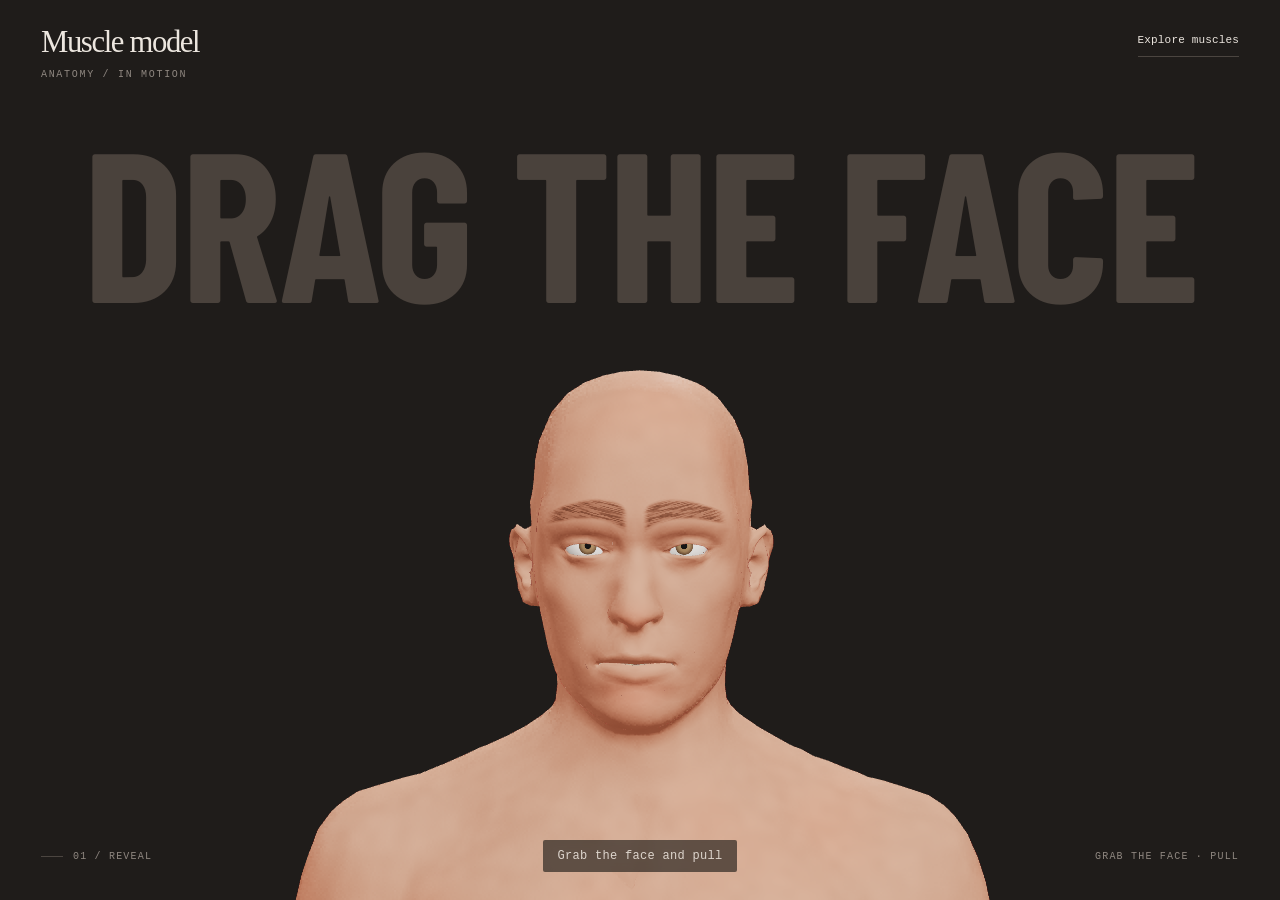
<file: index.html>
<!doctype html>
<html lang="en">
<head>
  <meta charset="utf-8">
  <meta name="viewport" content="width=device-width,initial-scale=1,viewport-fit=cover">
  <meta name="theme-color" content="#1f1c1a">
  <title>Muscle Model Viewer</title>
  <link rel="preload" href="fonts/BarlowCondensed-Bold.ttf" as="font" type="font/ttf" crossorigin>
  <link rel="stylesheet" href="styles.css">
  <script type="importmap">{"imports":{"three":"./vendor/three.module.js","three/addons/":"./vendor/"}}</script>
</head>
<body>
  <main id="stage" data-phase="loading">
    <div id="drag-title" aria-hidden="true">DRAG THE FACE</div>
    <div id="muscle-name" aria-hidden="true">
      <div class="name-layer"><div class="name-main"></div><div class="name-part"></div></div>
      <div class="name-layer"><div class="name-main"></div><div class="name-part"></div></div>
    </div>
    <canvas id="c" tabindex="0" aria-label="Interactive anatomy. Grab the face and pull to peel the skin and reveal the muscles, or use Explore muscles. After revealing, drag left or right to rotate and scroll to zoom."></canvas>
    <div class="edge top">
      <div class="identity"><h1>Muscle model</h1><p>ANATOMY / IN MOTION</p></div>
      <button id="skin" type="button" disabled>Explore muscles</button>
    </div>
    <div id="modesty" hidden aria-hidden="true"></div>
    <div class="edge bottom">
      <span class="step" id="step">01 / REVEAL</span>
      <div id="instruction" aria-live="polite">Grab the face and pull</div>
      <div id="ex-controls" hidden>
        <button id="ex-pause" type="button">Pause</button><button id="ex-slow" type="button">Slow motion</button><button id="ex-xray" type="button">X-ray: off</button>
        <div class="rep" aria-hidden="true"><div id="ex-bar"></div></div>
      </div>
      <span class="gesture" id="gesture">GRAB THE FACE · PULL</span>
    </div>
    <button id="watch" type="button" hidden><span class="play" aria-hidden="true"></span>Watch the exercise<span id="watch-name"></span></button>
    <aside id="ex-panel" hidden>
      <p class="kicker">Now playing</p>
      <h2 id="ex-title"></h2>
      <p class="kicker">Working</p>
      <ol id="ex-working"></ol>
      <p id="ex-credit"></p>
    </aside>
    <aside id="xray-panel" hidden>
      <p class="kicker">Muscle length now vs rest</p>
      <div class="key"><span class="k-short">shorter</span><span class="k-long">longer</span><span class="k-work">working</span></div>
      <ul id="xray-rows"></ul>
      <p class="note">Each muscle is a line through 3 points stuck to bones: origin, middle, insertion. Hover a row to find its line.</p>
    </aside>
    <div id="veil" aria-hidden="true"></div>
    <div id="tension" aria-hidden="true"><span></span></div>
    <div id="load" role="status"><span class="loading-line"></span><span id="load-text">Loading anatomy</span></div>
    <div id="announcement" class="sr-only" aria-live="polite" aria-atomic="true"></div>
  </main>
  <script type="module" src="app.js"></script>
</body>
</html>
</file>
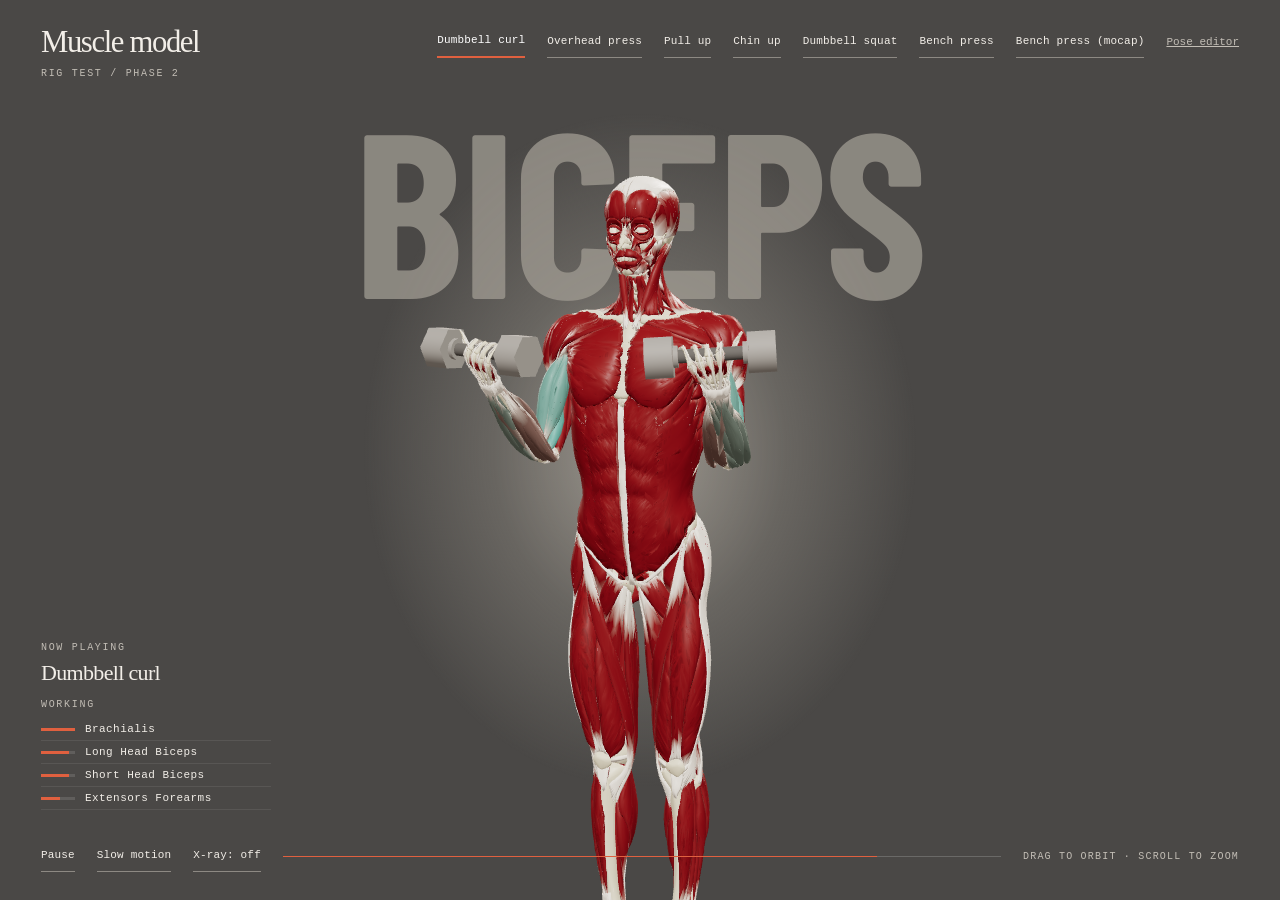
<file: prototype/index.html>
<!doctype html>
<html lang="en">
<head>
  <meta charset="utf-8">
  <meta name="viewport" content="width=device-width,initial-scale=1">
  <title>Rig Test</title>
  <script type="importmap">{"imports":{"three":"../vendor/three.module.js","three/addons/":"../vendor/"}}</script>
  <style>
    @font-face{font-family:Barlow Condensed;src:url('../fonts/BarlowCondensed-Bold.ttf') format('truetype');font-weight:700}
    :root{--ink:#f2eee8;--muted:#c2bdb5;--line:#8d8983;--red:#e0603f;--mono:ui-monospace,SFMono-Regular,Consolas,"Liberation Mono",monospace}
    *{box-sizing:border-box}
    html,body{margin:0;height:100%;overflow:hidden;background:#4a4846;color:var(--ink);font-family:var(--mono)}
    body::before{content:"";position:fixed;inset:0;pointer-events:none;
      background:radial-gradient(ellipse 30% 52% at 50% 50%,rgba(176,170,160,.85) 0%,rgba(130,126,119,.55) 38%,rgba(74,72,70,0) 72%)}
    #name{position:fixed;left:0;right:0;top:12%;text-align:center;pointer-events:none;user-select:none;
      font:700 min(26vh,19vw)/.84 "Barlow Condensed","Arial Narrow",Impact,sans-serif;letter-spacing:-.012em;color:#a19c93;opacity:.75}
    #c{position:fixed;inset:0;width:100%;height:100%;display:block;outline:none;cursor:grab}
    .top{position:fixed;top:26px;left:0;right:0;padding:0 clamp(22px,3.2vw,52px);display:flex;justify-content:space-between;align-items:flex-start;pointer-events:none}
    h1{margin:0;font:400 clamp(24px,2.4vw,34px)/1.08 Georgia,"Times New Roman",serif;letter-spacing:-.045em}
    .top p{margin:9px 0 0;color:var(--muted);font-size:10px;letter-spacing:.17em}
    nav{display:flex;gap:22px;pointer-events:auto}
    button{cursor:pointer;appearance:none;color:var(--ink);background:none;border:0;border-bottom:1px solid var(--line);padding:8px 0 9px;font:400 11px/1.2 var(--mono);letter-spacing:.015em}
    button:hover,button.on{color:#fff;border-color:var(--red)}
    button.on{border-bottom-width:2px}
    .side{position:fixed;left:clamp(22px,3.2vw,52px);bottom:90px;width:230px;pointer-events:none}
    .side h2{margin:0 0 14px;font:400 22px/1.1 Georgia,serif;letter-spacing:-.03em}
    .side small{display:block;color:var(--muted);font-size:10px;letter-spacing:.17em;margin-bottom:8px}
    ul{list-style:none;margin:0;padding:0;font-size:11px;letter-spacing:.04em;text-transform:capitalize}
    li{display:flex;align-items:center;gap:10px;padding:5px 0;border-bottom:1px solid rgba(255,255,255,.08)}
    li span{width:34px;height:3px;background:linear-gradient(90deg,var(--red) calc(var(--w)*100%),rgba(255,255,255,.12) 0)}
    .bottom{position:fixed;bottom:28px;left:0;right:0;padding:0 clamp(22px,3.2vw,52px);display:flex;align-items:center;gap:22px}
    .rep{flex:1;height:1px;background:rgba(255,255,255,.18);position:relative}
    #bar{position:absolute;inset:0;background:var(--red);transform-origin:left;transform:scaleX(0)}
    .bottom .hint{color:var(--muted);font-size:10px;letter-spacing:.12em}
    #load{position:fixed;inset:0;display:flex;align-items:center;justify-content:center;background:#4a4846;color:var(--muted);font-size:11px;letter-spacing:.14em;text-transform:uppercase}
    #xray-panel{position:fixed;right:clamp(22px,3.2vw,52px);top:90px;width:300px;font-size:11px;letter-spacing:.03em;background:rgba(40,38,36,.72);backdrop-filter:blur(6px);padding:14px 16px;border-radius:2px}
    #xray-panel small{display:block;color:var(--muted);font-size:10px;letter-spacing:.17em;margin-bottom:8px}
    #xray-panel .key{display:flex;gap:14px;margin-bottom:8px;color:var(--muted);font-size:10px}
    #xray-panel .key span::before{content:"";display:inline-block;width:8px;height:8px;border-radius:50%;margin-right:5px;vertical-align:-1px}
    .k-short::before{background:#ff5b3a}.k-long::before{background:#5aa9ff}.k-work::before{background:none!important;border:1px solid #fff}
    #xray-rows li{display:grid;grid-template-columns:1fr 70px 52px;gap:8px;padding:5px 4px;cursor:default;text-transform:capitalize;border-bottom:1px solid rgba(255,255,255,.07)}
    #xray-rows li.focus{background:rgba(255,255,255,.08)}
    #xray-rows li.work .n::after{content:" \25CF";color:#fff;font-size:8px;vertical-align:1px}
    #xray-rows li span{width:auto;height:auto;background:none}
    #xray-rows .n{white-space:nowrap;overflow:hidden;text-overflow:ellipsis}
    #xray-rows .b{align-self:center;height:3px!important;background:rgba(255,255,255,.1)!important;position:relative}
    #xray-rows .b i{position:absolute;inset:0;transform-origin:left;transform:scaleX(var(--w))}
    #xray-rows .short .b i{background:#ff5b3a}#xray-rows .long .b i{background:#5aa9ff}
    #xray-rows .v{text-align:right;font-variant-numeric:tabular-nums}
    #xray-rows .empty{display:block;color:var(--muted)}
    #xray-panel p{margin:10px 0 0;color:var(--muted);font-size:10px;line-height:1.5}
    body.xray #name{opacity:.25}
    [hidden]{display:none!important}
  </style>
</head>
<body>
  <div id="name" aria-hidden="true">BICEPS</div>
  <canvas id="c" tabindex="0" aria-label="Muscle model performing the selected exercise. Drag to orbit, scroll to zoom."></canvas>
  <div class="top">
    <div><h1>Muscle model</h1><p>RIG TEST / PHASE 2</p></div>
    <nav><button data-ex="curl" type="button">Dumbbell curl</button><button data-ex="press" type="button">Overhead press</button><button data-ex="pullup" type="button">Pull up</button><button data-ex="chinup" type="button">Chin up</button><button data-ex="dbsquat" type="button">Dumbbell squat</button><button data-ex="fbench" type="button">Bench press</button><button data-ex="bench" type="button">Bench press (mocap)</button><a href="editor.html" style="color:var(--muted);font-size:11px;align-self:center">Pose editor</a></nav>
  </div>
  <div class="side"><small>NOW PLAYING</small><h2 id="ex-title">Dumbbell curl</h2><small>WORKING</small><ul id="working"></ul></div>
  <div class="bottom">
    <button id="pause" type="button">Pause</button><button id="slow" type="button">Slow motion</button><button id="xray" type="button">X-ray: off</button>
    <div class="rep"><div id="bar"></div></div><span class="hint">DRAG TO ORBIT · SCROLL TO ZOOM</span>
  </div>
  <aside id="xray-panel" hidden>
    <small>MUSCLE LENGTH NOW VS REST</small>
    <div class="key"><span class="k-short">shorter</span><span class="k-long">longer</span><span class="k-work">working</span></div>
    <ul id="xray-rows"></ul>
    <p>Each muscle is a line through 3 points stuck to bones: origin, middle, insertion. Hover a row to find its line.</p>
  </aside>
  <div id="load"><span id="load-text">Loading anatomy</span></div>
  <script type="module" src="main.js"></script>
</body>
</html>
</file>
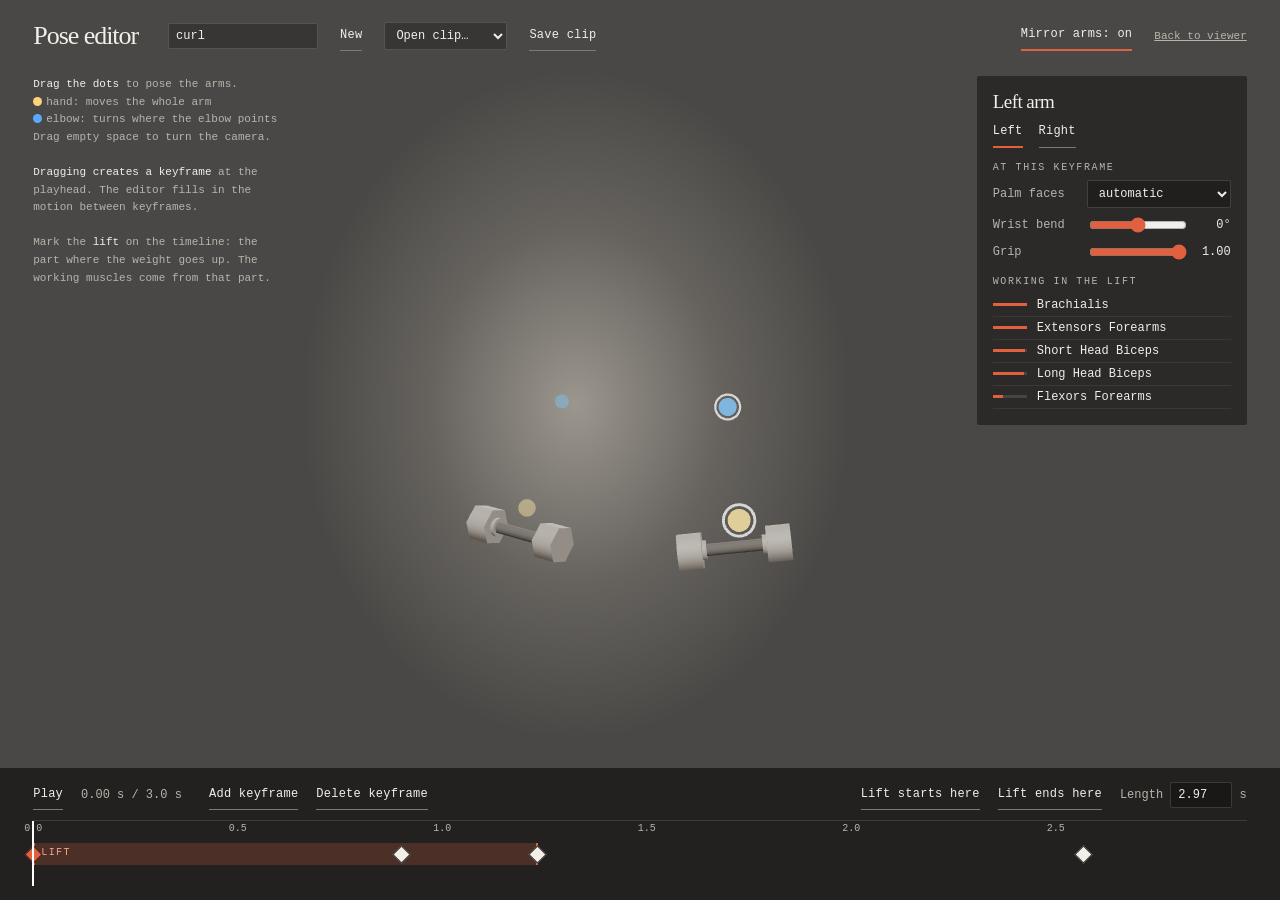
<file: prototype/editor.html>
<!doctype html>
<html lang="en">
<head>
  <meta charset="utf-8">
  <meta name="viewport" content="width=device-width,initial-scale=1">
  <title>Pose Editor</title>
  <script type="importmap">{"imports":{"three":"../vendor/three.module.js","three/addons/":"../vendor/"}}</script>
  <style>
    @font-face{font-family:Barlow Condensed;src:url('../fonts/BarlowCondensed-Bold.ttf') format('truetype');font-weight:700}
    :root{--ink:#f2eee8;--muted:#b9b3ab;--line:#7d7974;--red:#e0603f;--blue:#5aa9ff;--panel:rgba(36,34,32,.78);--mono:ui-monospace,SFMono-Regular,Consolas,"Liberation Mono",monospace}
    *{box-sizing:border-box}
    html,body{margin:0;height:100%;overflow:hidden;background:#4a4846;color:var(--ink);font-family:var(--mono);font-size:12px}
    body::before{content:"";position:fixed;inset:0;pointer-events:none;
      background:radial-gradient(ellipse 30% 52% at 45% 45%,rgba(176,170,160,.8) 0%,rgba(130,126,119,.5) 38%,rgba(74,72,70,0) 72%)}
    #c{position:fixed;left:0;top:0;width:100%;height:calc(100% - 132px);display:block;outline:none;cursor:grab}
    #c.over{cursor:pointer} #c.drag{cursor:grabbing}
    button,select,input{font:inherit;color:var(--ink)}
    button{cursor:pointer;background:none;border:0;border-bottom:1px solid var(--line);padding:7px 0 8px;letter-spacing:.02em}
    button:hover{border-color:var(--red)} button.on{border-bottom:2px solid var(--red)} button:disabled{opacity:.35;cursor:default}
    select,input[type=text],input[type=number]{background:rgba(0,0,0,.25);border:1px solid rgba(255,255,255,.15);border-radius:2px;padding:5px 7px}
    .top{position:fixed;top:0;left:0;right:0;padding:20px clamp(18px,2.6vw,40px);display:flex;align-items:center;gap:22px;pointer-events:none}
    .top > *{pointer-events:auto}
    h1{margin:0 8px 0 0;font:400 26px/1 Georgia,serif;letter-spacing:-.04em}
    .top .grow{flex:1}
    .top a{color:var(--muted);font-size:11px}
    #name{width:150px}
    .panel{position:fixed;right:clamp(18px,2.6vw,40px);top:76px;width:270px;background:var(--panel);backdrop-filter:blur(6px);padding:16px;border-radius:2px}
    .panel h2{margin:0 0 4px;font:400 19px/1.1 Georgia,serif;letter-spacing:-.03em}
    .panel small{display:block;color:var(--muted);font-size:10px;letter-spacing:.16em;text-transform:uppercase;margin:14px 0 7px}
    .panel label{display:grid;grid-template-columns:86px 1fr 38px;align-items:center;gap:8px;margin:7px 0;color:var(--muted)}
    .panel label select{grid-column:2/4}
    .panel input[type=range]{width:100%;accent-color:var(--red)}
    .panel .val{text-align:right;color:var(--ink);font-variant-numeric:tabular-nums}
    .sides{display:flex;gap:16px}
    #working{list-style:none;margin:0;padding:0}
    #working li{display:flex;align-items:center;gap:10px;padding:4px 0;border-bottom:1px solid rgba(255,255,255,.07);text-transform:capitalize}
    #working li i{width:34px;height:3px;background:linear-gradient(90deg,var(--red) calc(var(--w)*100%),rgba(255,255,255,.12) 0)}
    #working .none{color:var(--muted);text-transform:none}
    .help{position:fixed;left:clamp(18px,2.6vw,40px);top:76px;width:250px;color:var(--muted);line-height:1.6;font-size:11px}
    .help b{color:var(--ink);font-weight:400}
    .dot{display:inline-block;width:9px;height:9px;border-radius:50%;vertical-align:-1px;margin-right:4px}
    .timeline{position:fixed;left:0;right:0;bottom:0;height:132px;background:rgba(30,28,27,.88);padding:12px clamp(18px,2.6vw,40px) 14px;display:grid;grid-template-rows:auto 1fr;gap:10px}
    .tl-tools{display:flex;align-items:center;gap:18px;flex-wrap:wrap}
    .tl-tools .grow{flex:1}
    #time{font-variant-numeric:tabular-nums;color:var(--muted);min-width:110px}
    #duration{width:62px}
    .track{position:relative;border-top:1px solid rgba(255,255,255,.12);cursor:pointer;user-select:none}
    .ticks{position:absolute;left:0;right:0;top:0;height:16px;color:var(--muted);font-size:10px}
    .ticks span{position:absolute;top:2px;transform:translateX(-50%)}
    #lift{position:absolute;top:22px;height:22px;background:rgba(224,96,63,.22);border-left:2px solid var(--red);border-right:2px solid var(--red)}
    #lift::after{content:"LIFT";position:absolute;left:6px;top:4px;font-size:10px;letter-spacing:.14em;color:#f3a58f}
    .key{position:absolute;top:27px;width:13px;height:13px;margin-left:-6.5px;transform:rotate(45deg);background:var(--ink);border:1px solid #222;cursor:pointer}
    .key.sel{background:var(--red)}
    #playhead{position:absolute;top:0;bottom:0;width:2px;margin-left:-1px;background:#fff;pointer-events:none}
    #toast{position:fixed;left:50%;bottom:150px;transform:translateX(-50%);background:var(--panel);padding:10px 14px;border-radius:2px;max-width:640px;line-height:1.5;display:none}
    #toast code{color:#ffd8cc}
    #load{position:fixed;inset:0;display:flex;align-items:center;justify-content:center;background:#4a4846;color:var(--muted);letter-spacing:.14em;text-transform:uppercase;font-size:11px;z-index:9}
    [hidden]{display:none!important}
  </style>
</head>
<body>
  <canvas id="c" tabindex="0"></canvas>

  <div class="top">
    <h1>Pose editor</h1>
    <input id="name" type="text" value="new-exercise" aria-label="Clip name" spellcheck="false">
    <button id="new" type="button">New</button>
    <select id="open" aria-label="Open a clip"><option value="">Open clip…</option><option value="curl">curl</option><option value="press">press</option><option value="file">From a file…</option></select>
    <button id="save" type="button">Save clip</button>
    <span class="grow"></span>
    <button id="mirror" type="button" class="on">Mirror arms: on</button>
    <a href="./">Back to viewer</a>
  </div>

  <div class="help">
    <b>Drag the dots</b> to pose the arms.<br>
    <span class="dot" style="background:#ffd27a"></span>hand: moves the whole arm<br>
    <span class="dot" style="background:#5aa9ff"></span>elbow: turns where the elbow points<br>
    Drag empty space to turn the camera.<br><br>
    <b>Dragging creates a keyframe</b> at the playhead. The editor fills in the motion between keyframes.<br><br>
    Mark the <b>lift</b> on the timeline: the part where the weight goes up. The working muscles come from that part.
  </div>

  <div class="panel">
    <h2 id="side-title">Left arm</h2>
    <div class="sides"><button id="pickL" type="button" class="on">Left</button><button id="pickR" type="button">Right</button></div>
    <small>At this keyframe</small>
    <label>Palm faces<select id="palm">
      <option value="">automatic</option><option value="custom" disabled>from clip</option><option value="forward">forward</option><option value="back">back</option>
      <option value="in">in (toward body)</option><option value="out">out</option><option value="up">up</option><option value="down">down</option></select></label>
    <label>Wrist bend<input id="wrist" type="range" min="-60" max="60" step="1" value="0"><span class="val" id="wrist-v">0°</span></label>
    <label>Grip<input id="grip" type="range" min="0" max="1" step=".05" value="1"><span class="val" id="grip-v">1</span></label>
    <small>Working in the lift</small>
    <ul id="working"></ul>
  </div>

  <div class="timeline">
    <div class="tl-tools">
      <button id="play" type="button">Play</button>
      <span id="time">0.00 s</span>
      <button id="addkey" type="button">Add keyframe</button>
      <button id="delkey" type="button">Delete keyframe</button>
      <span class="grow"></span>
      <button id="liftstart" type="button">Lift starts here</button>
      <button id="liftend" type="button">Lift ends here</button>
      <label style="color:var(--muted)">Length <input id="duration" type="number" min="0.5" max="10" step="0.1" value="3"> s</label>
    </div>
    <div class="track" id="track"><div class="ticks" id="ticks"></div><div id="lift"></div><div id="keys"></div><div id="playhead"></div></div>
  </div>

  <div id="toast"></div>
  <input id="file" type="file" accept=".json,application/json" hidden>
  <div id="load">Loading anatomy</div>
  <script type="module" src="editor.js"></script>
</body>
</html>
</file>
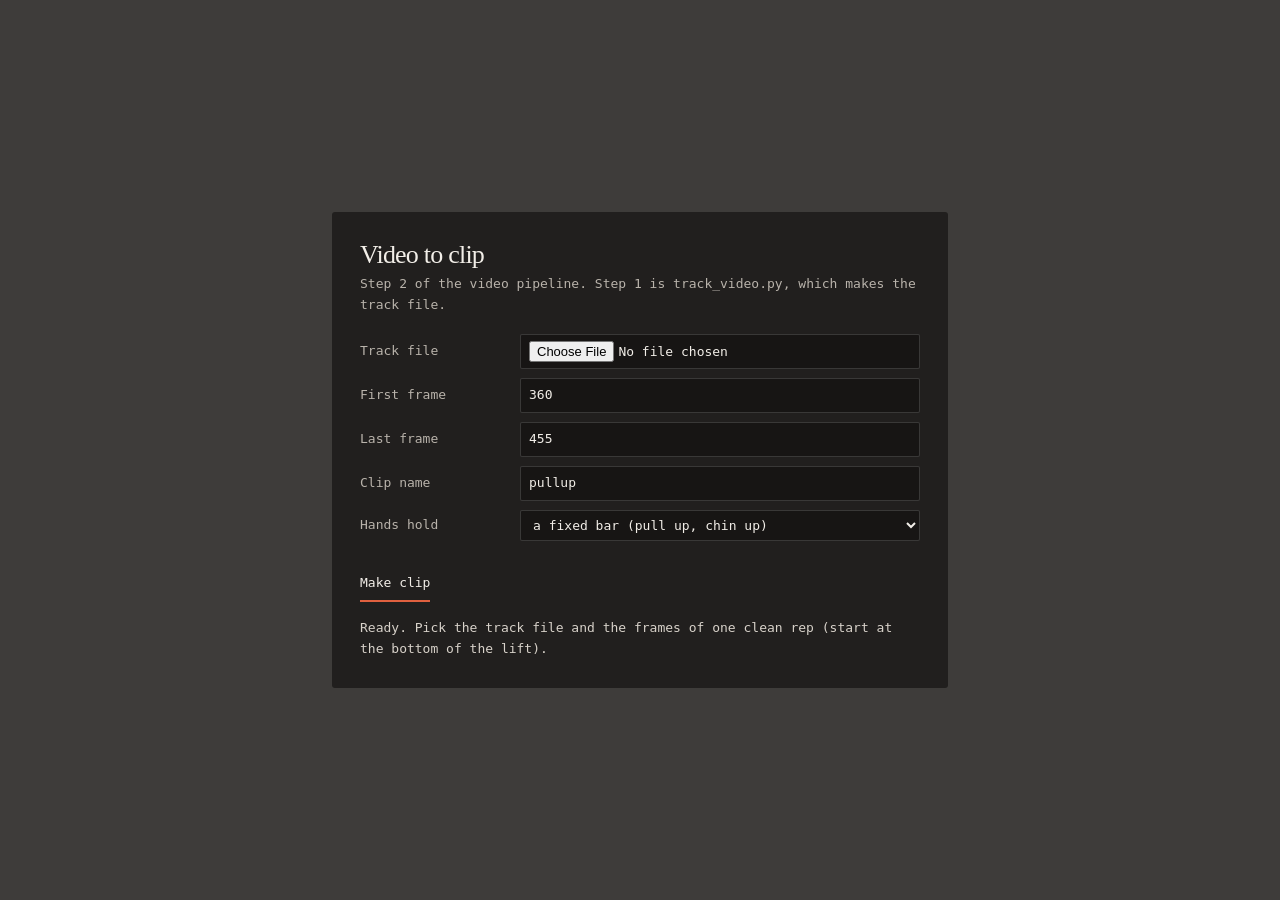
<file: prototype/tools/convert.html>
<!doctype html>
<html lang="en">
<head>
  <meta charset="utf-8">
  <meta name="viewport" content="width=device-width,initial-scale=1">
  <title>Video To Clip</title>
  <script type="importmap">{"imports":{"three":"../../vendor/three.module.js","three/addons/":"../../vendor/"}}</script>
  <style>
    body{margin:0;min-height:100vh;background:#3e3c3a;color:#f2eee8;font:13px/1.6 ui-monospace,Consolas,monospace;display:grid;place-items:center}
    main{width:min(560px,92vw);background:rgba(30,28,27,.9);padding:28px;border-radius:3px}
    h1{margin:0 0 4px;font:400 26px Georgia,serif;letter-spacing:-.03em} p{color:#b9b3ab;margin:0 0 18px}
    label{display:grid;grid-template-columns:150px 1fr;gap:10px;align-items:center;margin:9px 0;color:#b9b3ab}
    input,select{font:inherit;color:#f2eee8;background:rgba(0,0,0,.3);border:1px solid rgba(255,255,255,.15);border-radius:2px;padding:6px 8px}
    button{margin-top:16px;font:inherit;color:#f2eee8;background:none;border:0;border-bottom:2px solid #e0603f;padding:7px 0;cursor:pointer}
    #out{margin-top:16px;white-space:pre-wrap;color:#d8d2ca}
  </style>
</head>
<body>
<main>
  <h1>Video to clip</h1>
  <p>Step 2 of the video pipeline. Step 1 is <code>track_video.py</code>, which makes the track file.</p>
  <label>Track file<input id="track" type="file" accept=".json"></label>
  <label>First frame<input id="from" type="number" value="360"></label>
  <label>Last frame<input id="to" type="number" value="455"></label>
  <label>Clip name<input id="name" type="text" value="pullup"></label>
  <label>Hands hold<select id="hold"><option value="bar">a fixed bar (pull up, chin up)</option><option value="">weights that move (curl, press)</option></select></label>
  <button id="go" type="button">Make clip</button>
  <div id="out">Loading rig…</div>
</main>
<script type="module">
  import { Rig } from '../rig.js';
  import { videoToClip } from './video-to-clip.js';
  const $ = (id) => document.getElementById(id);
  const [data, bin] = await Promise.all([fetch('../rig.json').then((r) => r.json()), fetch('../rig.bin').then((r) => r.arrayBuffer())]);
  const rig = new Rig(data, bin); $('out').textContent = 'Ready. Pick the track file and the frames of one clean rep (start at the bottom of the lift).';
  $('go').onclick = async () => {
    const f = $('track').files[0]; if (!f) return ($('out').textContent = 'Pick a track file first.');
    const track = JSON.parse(await f.text());
    const clip = videoToClip(track, rig, { from: +$('from').value, to: +$('to').value, name: $('name').value.trim(), hold: $('hold').value || null, video: track.video });
    const a = document.createElement('a'); a.href = URL.createObjectURL(new Blob([JSON.stringify(clip)], { type: 'application/json' }));
    a.download = clip.name + '.json'; a.click();
    $('out').textContent = `Made ${clip.name}.json: ${clip.frames} frames, ${clip.lifting.filter(Boolean).length} lifting.\nPut it in prototype/clips/ and add a line to exercises.js, for example:\n  ${clip.name}: { title: '${clip.name}', clip: 'clips/${clip.name}.json', equipment: '${clip.equipment ? 'bar' : 'dumbbells'}' },`;
  };
</script>
</body>
</html>
</file>
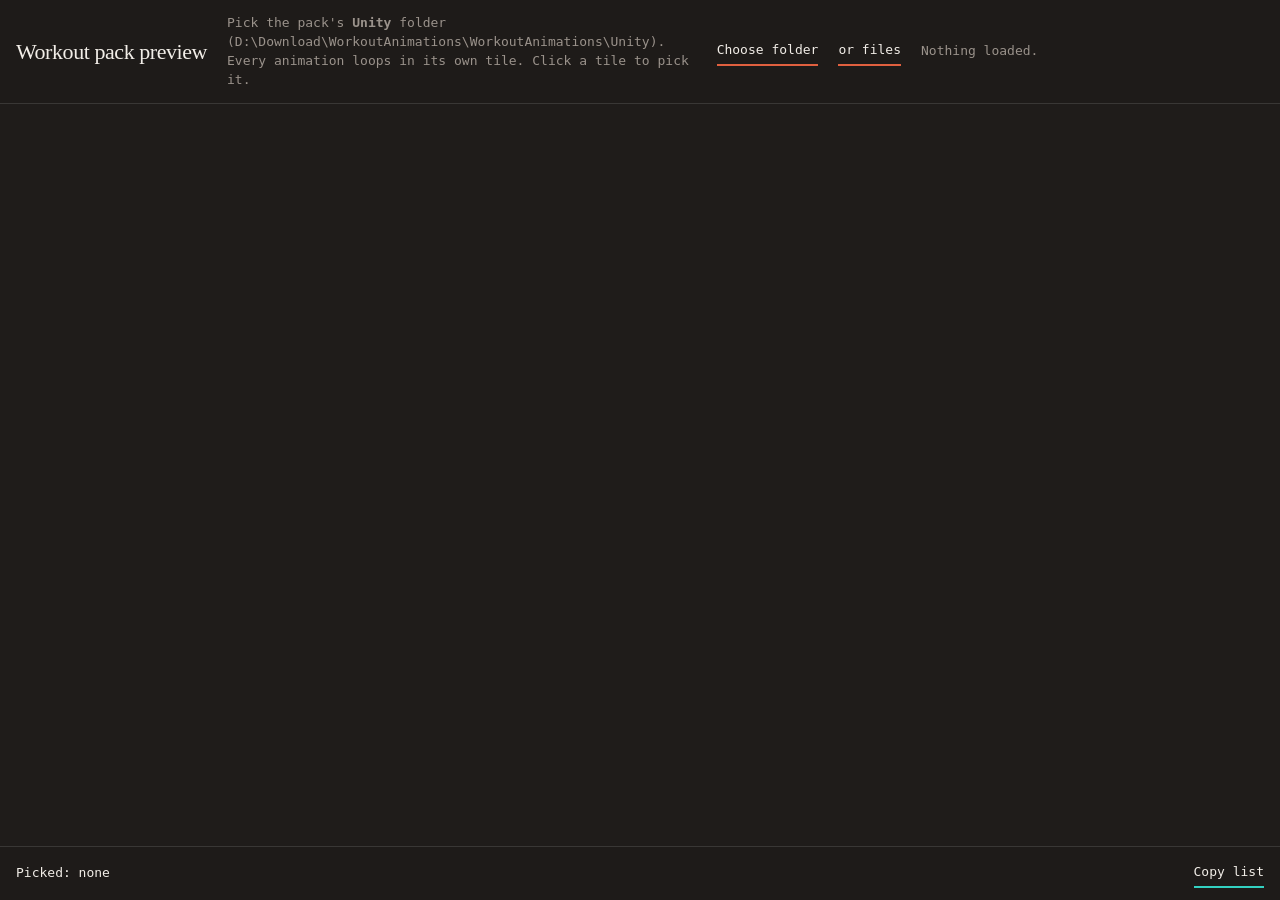
<file: prototype/tools/pack-preview.html>
<!doctype html>
<html lang="en">
<head>
  <meta charset="utf-8">
  <meta name="viewport" content="width=device-width,initial-scale=1">
  <title>Pack preview</title>
  <script type="importmap">{"imports":{"three":"../../vendor/three.module.js","three/addons/":"../../vendor/"}}</script>
  <style>
    :root{--bg:#1f1c1a;--tile:#2b2725;--ink:#f2eee8;--muted:#9a928b;--line:rgba(255,255,255,.12);--pick:#33d1c1}
    *{box-sizing:border-box}
    html,body{margin:0;background:var(--bg);color:var(--ink);font:13px/1.45 ui-monospace,Consolas,monospace}
    header{position:sticky;top:0;z-index:3;display:flex;flex-wrap:wrap;gap:12px 20px;align-items:center;padding:14px 16px;background:rgba(31,28,26,.94);border-bottom:1px solid var(--line)}
    h1{margin:0;font:400 22px/1 Georgia,serif;letter-spacing:-.02em}
    header p{margin:0;color:var(--muted);max-width:60ch}
    label.pickdir{cursor:pointer;border-bottom:2px solid #e0603f;padding:4px 0}
    label.pickdir input{display:none}
    #status{color:var(--muted)}
    #grid{display:grid;grid-template-columns:repeat(auto-fill,minmax(190px,1fr));gap:10px;padding:14px 16px 90px}
    .tile{position:relative;background:var(--tile);border:1px solid var(--line);border-radius:3px;cursor:pointer;user-select:none}
    .tile .view{aspect-ratio:1/1.15}
    .tile .cap{display:flex;justify-content:space-between;padding:6px 8px;border-top:1px solid var(--line)}
    .tile .cap span:last-child{color:var(--muted)}
    .tile.on{border-color:var(--pick);box-shadow:0 0 0 1px var(--pick) inset}
    .tile.on .cap span:first-child{color:var(--pick)}
    #c{position:fixed;inset:0;width:100%;height:100%;z-index:2;pointer-events:none}
    footer{position:fixed;left:0;right:0;bottom:0;z-index:3;display:flex;gap:14px;align-items:center;padding:12px 16px;background:rgba(31,28,26,.96);border-top:1px solid var(--line)}
    #picked{flex:1;overflow-wrap:anywhere}
    button{font:inherit;color:var(--ink);background:none;border:0;border-bottom:2px solid var(--pick);padding:4px 0;cursor:pointer}
    @media (max-width:520px){#grid{grid-template-columns:repeat(2,1fr)}}
  </style>
</head>
<body>
<header>
  <h1>Workout pack preview</h1>
  <p>Pick the pack's <b>Unity</b> folder (D:\Download\WorkoutAnimations\WorkoutAnimations\Unity). Every animation loops in its own tile. Click a tile to pick it.</p>
  <label class="pickdir">Choose folder<input id="dir" type="file" webkitdirectory multiple accept=".fbx"></label>
  <label class="pickdir">or files<input id="files" type="file" multiple accept=".fbx"></label>
  <span id="status">Nothing loaded.</span>
</header>
<main id="grid"></main>
<canvas id="c"></canvas>
<footer><span id="picked">Picked: none</span><button id="copy" type="button">Copy list</button></footer>
<script type="module">
  import * as THREE from 'three';
  import { FBXLoader } from 'three/addons/loaders/FBXLoader.js';

  // One renderer for the whole page; each tile is drawn into its own rectangle (scissor), and only
  // tiles on screen are drawn, so 81 animations stay smooth on integrated graphics.
  const $ = (id) => document.getElementById(id);
  const renderer = new THREE.WebGLRenderer({ canvas: $('c'), antialias: true, alpha: true });
  renderer.setPixelRatio(Math.min(devicePixelRatio, 1.5));
  const body = new THREE.MeshStandardMaterial({ color: '#c9c2b9', roughness: .7 });
  const tiles = [], picked = new Set(), clock = new THREE.Clock();

  function makeScene() {
    const scene = new THREE.Scene();
    scene.add(new THREE.HemisphereLight('#fff6ec', '#3a3330', 2.2));
    const sun = new THREE.DirectionalLight('#ffffff', 2.2); sun.position.set(2, 4, 3); scene.add(sun);
    return scene;
  }

  // Frame the whole motion: bones' bounding box over several moments of the animation.
  function fit(obj, mixer, dur, camera) {
    const box = new THREE.Box3(), p = new THREE.Vector3();
    for (let i = 0; i <= 8; i++) {
      mixer.setTime(dur * i / 8); obj.updateMatrixWorld(true);
      obj.traverse((o) => { if (o.isBone) box.expandByPoint(o.getWorldPosition(p)); });
    }
    mixer.setTime(0);
    const size = box.getSize(new THREE.Vector3()), c = box.getCenter(new THREE.Vector3());
    const r = Math.max(size.y, size.x, size.z) * .62 + size.y * .08, dist = r / Math.tan(THREE.MathUtils.degToRad(camera.fov / 2));
    const dir = new THREE.Vector3(.75, .32, 1).normalize();
    camera.position.copy(c).addScaledVector(dir, dist); camera.lookAt(c);
    camera.near = dist / 50; camera.far = dist * 10; camera.updateProjectionMatrix();
    return Math.max(size.y, size.x, size.z * .6, 1e-3);
  }

  function addTile(name, fbx) {
    const num = (name.match(/(\d+)\.fbx$/i) || [, name])[1];
    const el = document.createElement('div'); el.className = 'tile'; el.dataset.num = num;
    const clip = fbx.animations[0], dur = clip ? clip.duration : 0;
    el.innerHTML = `<div class="view"></div><div class="cap"><span>${num}</span><span>${dur ? dur.toFixed(1) + ' s' : 'no animation'}</span></div>`;
    el.title = name;
    el.onclick = () => { el.classList.toggle('on'); el.classList.contains('on') ? picked.add(num) : picked.delete(num); showPicked(); };
    $('grid').append(el);
    // The pack's character mesh doesn't deform right in FBXLoader, so draw the skeleton instead (the same
    // bones the clip converter reads): a rod from every bone to its parent, a ball for the head.
    fbx.traverse((o) => { if (o.isMesh) o.visible = false; });
    const scene = makeScene(); scene.add(fbx);
    const camera = new THREE.PerspectiveCamera(30, 1, .1, 100), mixer = new THREE.AnimationMixer(fbx);
    if (clip) mixer.clipAction(clip).play();
    const height = fit(fbx, mixer, dur, camera);
    const pairs = [], rod = new THREE.CylinderGeometry(1, 1, 1, 8), ball = new THREE.SphereGeometry(1, 16, 12);
    fbx.traverse((o) => {
      if (!o.isBone || !o.parent?.isBone || /finger|thumb|toe_end|_end$/i.test(o.name)) return;
      const m = new THREE.Mesh(rod, body); scene.add(m); pairs.push([o.parent, o, m]);
    });
    let head = null; fbx.traverse((o) => { if (o.isBone && /^head$/i.test(o.name)) head = o; });
    const headBall = new THREE.Mesh(ball, body); headBall.scale.setScalar(height * .055); scene.add(headBall);
    const a = new THREE.Vector3(), b = new THREE.Vector3(), up = new THREE.Vector3(0, 1, 0), r = height * .016;
    const pose = () => {
      fbx.updateMatrixWorld(true);
      for (const [p, c, m] of pairs) {
        p.getWorldPosition(a); c.getWorldPosition(b); const len = a.distanceTo(b);
        m.visible = len > 1e-4; if (!m.visible) continue;
        m.position.addVectors(a, b).multiplyScalar(.5); m.scale.set(r, len, r);
        m.quaternion.setFromUnitVectors(up, b.sub(a).divideScalar(len));
      }
      if (head) headBall.position.copy(head.getWorldPosition(a)).addScaledVector(up, height * .05);
    };
    tiles.push({ el, view: el.querySelector('.view'), scene, camera, mixer, num, pose });
  }

  function showPicked() {
    const list = [...picked].sort((a, b) => a.localeCompare(b, undefined, { numeric: true }));
    $('picked').textContent = list.length ? `Picked (${list.length}): ${list.join(', ')}` : 'Picked: none';
  }
  $('copy').onclick = () => navigator.clipboard?.writeText([...picked].sort((a, b) => a.localeCompare(b, undefined, { numeric: true })).join(', '));

  async function load(fileList) {
    const files = [...fileList].filter((f) => /\.fbx$/i.test(f.name) && !/props/i.test(f.webkitRelativePath || ''))
      .sort((a, b) => a.name.localeCompare(b.name, undefined, { numeric: true }));
    $('grid').innerHTML = ''; tiles.length = 0; picked.clear(); showPicked();
    const loader = new FBXLoader();
    for (let i = 0; i < files.length; i++) {
      $('status').textContent = `Loading ${i + 1} / ${files.length}: ${files[i].name}`;
      try { addTile(files[i].name, loader.parse(await files[i].arrayBuffer(), '')); }
      catch (e) { console.warn(files[i].name, e); }
      await new Promise((r) => setTimeout(r)); // let the page draw while loading
    }
    $('status').textContent = `${tiles.length} animations loaded.`;
  }
  $('dir').onchange = (e) => load(e.target.files);
  $('files').onchange = (e) => load(e.target.files);

  function frame() {
    const dt = Math.min(clock.getDelta(), .1), w = innerWidth, h = innerHeight;
    if (renderer.domElement.width !== Math.floor(w * renderer.getPixelRatio())) renderer.setSize(w, h, false);
    renderer.setScissorTest(false); renderer.setClearColor(0, 0); renderer.clear();
    renderer.setScissorTest(true);
    for (const t of tiles) {
      const r = t.view.getBoundingClientRect();
      if (r.bottom < 0 || r.top > h || r.right < 0 || r.left > w) continue; // off screen
      t.mixer.update(dt); t.pose();
      t.camera.aspect = r.width / r.height; t.camera.updateProjectionMatrix();
      const y = h - r.bottom;
      renderer.setViewport(r.left, y, r.width, r.height); renderer.setScissor(r.left, y, r.width, r.height);
      renderer.setClearColor('#2b2725', 1); renderer.clear();
      renderer.render(t.scene, t.camera);
    }
    requestAnimationFrame(frame);
  }
  requestAnimationFrame(frame);
  window.packPreview = { load, get tiles() { return tiles; } }; // for headless checks
</script>
</body>
</html>
</file>
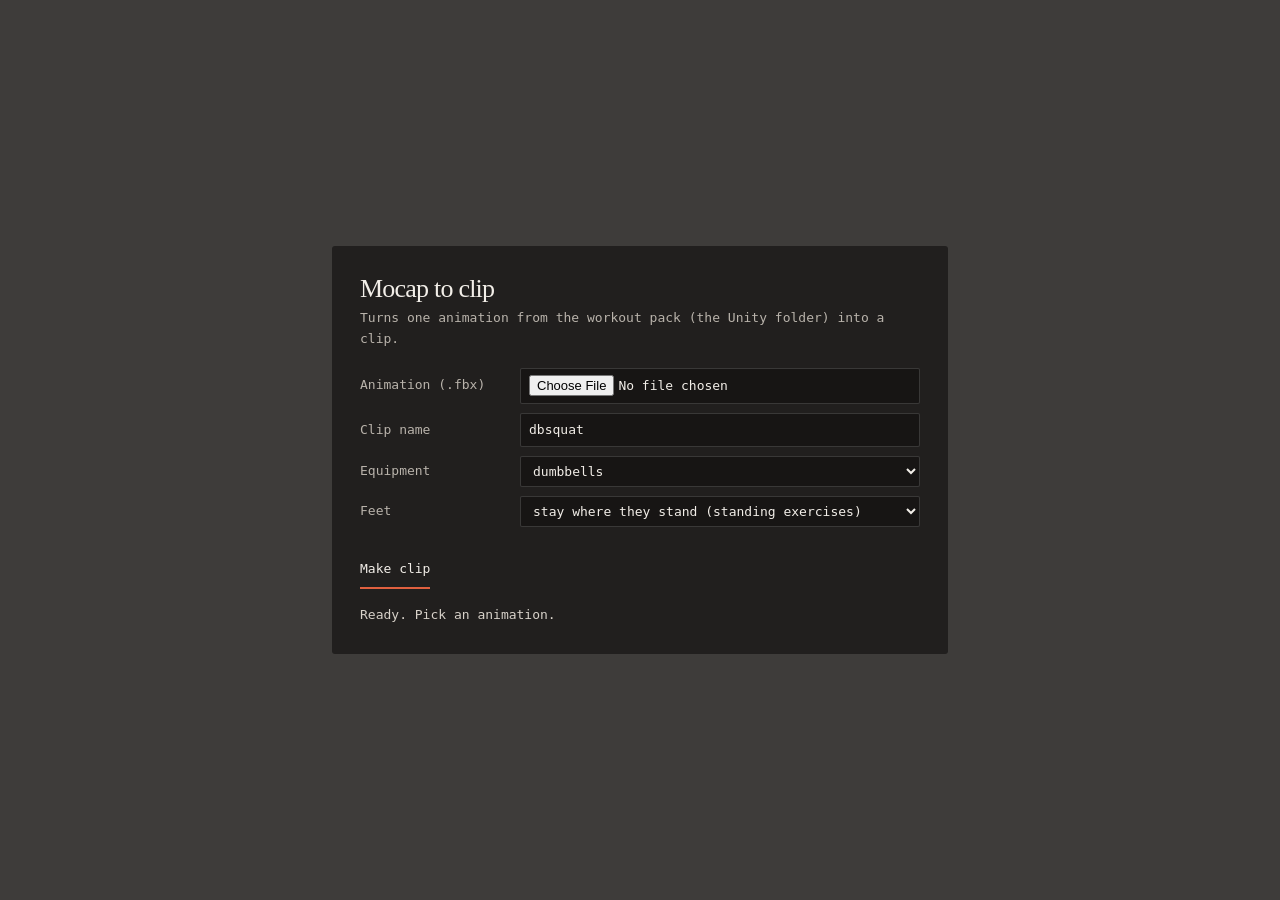
<file: prototype/tools/pack.html>
<!doctype html>
<html lang="en">
<head>
  <meta charset="utf-8">
  <meta name="viewport" content="width=device-width,initial-scale=1">
  <title>Mocap To Clip</title>
  <script type="importmap">{"imports":{"three":"../../vendor/three.module.js","three/addons/":"../../vendor/"}}</script>
  <style>
    body{margin:0;min-height:100vh;background:#3e3c3a;color:#f2eee8;font:13px/1.6 ui-monospace,Consolas,monospace;display:grid;place-items:center}
    main{width:min(560px,92vw);background:rgba(30,28,27,.9);padding:28px;border-radius:3px}
    h1{margin:0 0 4px;font:400 26px Georgia,serif;letter-spacing:-.03em} p{color:#b9b3ab;margin:0 0 18px}
    label{display:grid;grid-template-columns:150px 1fr;gap:10px;align-items:center;margin:9px 0;color:#b9b3ab}
    input,select{font:inherit;color:#f2eee8;background:rgba(0,0,0,.3);border:1px solid rgba(255,255,255,.15);border-radius:2px;padding:6px 8px}
    button{margin-top:16px;font:inherit;color:#f2eee8;background:none;border:0;border-bottom:2px solid #e0603f;padding:7px 0;cursor:pointer}
    #out{margin-top:16px;white-space:pre-wrap;color:#d8d2ca}
  </style>
</head>
<body>
<main>
  <h1>Mocap to clip</h1>
  <p>Turns one animation from the workout pack (the <code>Unity</code> folder) into a clip.</p>
  <label>Animation (.fbx)<input id="file" type="file" accept=".fbx"></label>
  <label>Clip name<input id="name" type="text" value="dbsquat"></label>
  <label>Equipment<select id="eq"><option value="dumbbells">dumbbells</option><option value="barbell">barbell (hands put on one straight bar)</option><option value="">none (bodyweight)</option></select></label>
  <label>Feet<select id="plant"><option value="feet">stay where they stand (standing exercises)</option><option value="floor">on the floor, body lying (bench)</option><option value="">move freely (hanging, jumping)</option></select></label>
  <button id="go" type="button">Make clip</button>
  <div id="out">Loading rig…</div>
</main>
<script type="module">
  import { FBXLoader } from 'three/addons/loaders/FBXLoader.js';
  import { Rig } from '../rig.js';
  import { fbxToClip } from './fbx-to-clip.js';
  const $ = (id) => document.getElementById(id);
  const [data, bin] = await Promise.all([fetch('../rig.json').then((r) => r.json()), fetch('../rig.bin').then((r) => r.arrayBuffer())]);
  const rig = new Rig(data, bin); $('out').textContent = 'Ready. Pick an animation.';
  $('go').onclick = async () => {
    const f = $('file').files[0]; if (!f) return ($('out').textContent = 'Pick an .fbx first.');
    const fbx = new FBXLoader().parse(await f.arrayBuffer(), '');
    const clip = fbxToClip(fbx, rig, { name: $('name').value.trim(), equipment: $('eq').value || null, plant: $('plant').value || null });
    const a = document.createElement('a'); a.href = URL.createObjectURL(new Blob([JSON.stringify(clip)], { type: 'application/json' }));
    a.download = clip.name + '.json'; a.click();
    $('out').textContent = `Made ${clip.name}.json: ${clip.frames} frames (${(clip.frames / clip.fps).toFixed(1)} s), ${clip.lifting.filter(Boolean).length} lifting.\nPut it in prototype/clips/ and add a line to exercises.js, with the muscles from free-exercise-db:\n  ${clip.name}: { title: '...', clip: 'clips/${clip.name}.json', equipment: ${$('eq').value ? "'" + $('eq').value + "'" : 'null'}, primary: [...], secondary: [...] },`;
  };
</script>
</body>
</html>
</file>
<file: styles.css>
@font-face{font-family:Barlow Condensed;src:url('fonts/BarlowCondensed-Bold.ttf') format('truetype');font-weight:700;font-style:normal;font-display:swap}
:root{color-scheme:light;--paper:#fff;--ink:#28292a;--muted:#81817e;--red:#93251e;--mono:ui-monospace,SFMono-Regular,Consolas,"Liberation Mono",monospace}
*{box-sizing:border-box}
html,body{width:100%;height:100%;margin:0}
body{background:var(--paper);color:var(--ink);overflow:hidden;font-family:var(--mono)}
button,canvas{-webkit-tap-highlight-color:transparent}
[hidden]{display:none!important}
/* Landing is dark; once the skin peels the page turns to a light warm grey. */
#stage{--ui-ink:#ece6df;--ui-muted:#8f8780;--ui-line:#4b4540;--ui-soft:#b9b1a9;
  isolation:isolate;position:relative;width:100%;height:100%;height:100svh;overflow:hidden;overflow:clip;touch-action:none;
  background:#1f1c1a;color:var(--ui-ink);transition:background-color 1.6s ease,color 1.2s ease}
#stage[data-phase=revealing],#stage[data-phase=explore]{--ui-ink:#f2eee8;--ui-muted:#c2bdb5;--ui-line:#8d8983;--ui-soft:#ebe6df;background:#4a4846}
/* soft glow behind the body so the model stands out from the grey */
#stage::before{content:"";position:absolute;inset:0;z-index:0;pointer-events:none;opacity:0;transition:opacity 1.8s ease;
  background:radial-gradient(ellipse 30% 52% at 50% 50%,rgba(176,170,160,.85) 0%,rgba(130,126,119,.55) 38%,rgba(74,72,70,0) 72%)}
#stage[data-phase=revealing]::before,#stage[data-phase=explore]::before{opacity:1}
#drag-title{position:absolute;left:0;right:0;top:var(--drag-y,18%);z-index:1;transform:translateY(-50%);pointer-events:none;user-select:none;
  font-family:"Barlow Condensed","Arial Narrow",Impact,sans-serif;font-weight:700;text-transform:uppercase;text-align:center;white-space:nowrap;
  font-size:var(--drag-size,200px);line-height:.84;letter-spacing:-.012em;color:#4a423c;transition:opacity .9s ease,transform 1.4s cubic-bezier(.2,.65,.2,1)}
#drag-title.gone{opacity:0;transform:translateY(-50%) scale(1.08)}
#instruction.nudge{color:#f0b48b}
#stage[data-phase=revealing] #instruction,#stage[data-phase=explore] #instruction{background:rgba(34,33,31,.6);color:#f2eee8}
#stage[data-phase=explore] .name-main{color:#a19c93}
#stage[data-phase=explore] .name-part{color:#f2eee8}
#c{position:absolute;inset:0;z-index:2;display:block;width:100%;height:100%;outline:none;cursor:grab;touch-action:none}
#c:focus-visible{outline:1px solid #9b9b97;outline-offset:-8px}
#muscle-name{position:absolute;inset:0;z-index:1;pointer-events:none;user-select:none;overflow:hidden}
.name-layer{position:absolute;left:0;right:0;top:var(--name-y,18%);display:grid;justify-content:center;padding:0 3vw;opacity:0;transform:translate3d(0,calc(-50% + 10px),0);transition:opacity .42s ease,transform .6s cubic-bezier(.2,.65,.2,1)}
.name-layer.visible{opacity:1;transform:translate3d(0,-50%,0)}
.name-main{grid-area:1/1;font-family:"Barlow Condensed","Arial Narrow",Impact,sans-serif;font-weight:700;text-transform:uppercase;text-align:center;font-size:var(--name-size,180px);letter-spacing:-.012em;line-height:.84;color:#d2cfc8;white-space:pre-line}
.name-part{grid-area:1/1;justify-self:end;align-self:end;transform:translate(calc(100% + 18px),-.9em);white-space:nowrap;min-height:1em;font:500 12px/1.2 var(--mono);text-transform:uppercase;letter-spacing:.24em;color:#9d9a93}
.edge{position:absolute;z-index:4;left:0;right:0;padding-inline:clamp(22px,3.2vw,52px);pointer-events:none}
.top{top:max(26px,env(safe-area-inset-top));display:flex;align-items:flex-start;justify-content:space-between;gap:20px}
h1{margin:0;font:400 clamp(24px,2.4vw,34px)/1.08 Georgia,"Times New Roman",serif;letter-spacing:-.045em;color:var(--ui-ink)}
.identity p{margin:9px 0 0;color:var(--ui-muted);font-size:10px;letter-spacing:.17em;line-height:1.4}
button{pointer-events:auto;cursor:pointer;appearance:none;color:var(--ui-ink);background:none;border:0;border-bottom:1px solid var(--ui-line);padding:8px 0 9px;font:400 11px/1.2 var(--mono);letter-spacing:.015em;transition:color .2s,border-color .2s}
button:hover{color:var(--red);border-color:var(--red)}
button:focus-visible{outline:2px solid var(--red);outline-offset:6px}
button:disabled{opacity:.35;cursor:wait}
.bottom{bottom:max(28px,env(safe-area-inset-bottom));display:grid;grid-template-columns:1fr auto 1fr;align-items:center;gap:20px;color:var(--muted);font-size:10px;letter-spacing:.12em;line-height:1.5;color:var(--ui-muted)}
.gesture{text-align:right}
#instruction{padding:7px 14px;border-radius:2px;background:rgba(24,21,19,.62);backdrop-filter:blur(6px);-webkit-backdrop-filter:blur(6px);color:#ddd5cd;font:400 12px/1.5 var(--mono);letter-spacing:.025em;text-align:center;transition:opacity .25s}
.step{display:inline-flex;align-items:center;gap:10px}
.step:before{content:"";height:1px;width:22px;background:var(--ui-line)}
#modesty{position:absolute;z-index:3;pointer-events:none;backdrop-filter:blur(13px);-webkit-backdrop-filter:blur(13px);background:rgba(198,155,122,.13);border-radius:30%;mask-image:radial-gradient(ellipse,#000 65%,transparent 76%);-webkit-mask-image:radial-gradient(ellipse,#000 65%,transparent 76%)}
#tension{position:absolute;left:0;top:0;width:42px;height:42px;margin:-21px;z-index:5;pointer-events:none;opacity:0;transition:opacity .18s;border:1px solid rgba(70,59,47,.15);border-radius:50%}
#tension.active{opacity:.7}
#tension span{position:absolute;inset:-1px;border-radius:50%;background:conic-gradient(from -90deg,#8e7560 calc(var(--pull,0)*1turn),transparent 0);mask:radial-gradient(farthest-side,transparent calc(100% - 1.5px),#000 0);-webkit-mask:radial-gradient(farthest-side,transparent calc(100% - 1.5px),#000 0)}
#load{position:absolute;inset:0;z-index:8;display:flex;align-items:center;justify-content:center;gap:16px;background:#1f1c1a;color:#b9b1a9;font:400 11px var(--mono);letter-spacing:.14em;text-transform:uppercase}
.loading-line{height:1px;width:38px;background:var(--red);transform-origin:left;animation:loading 1.2s ease-in-out infinite alternate}
@keyframes loading{to{transform:scaleX(.25);opacity:.3}}
.sr-only{position:absolute;width:1px;height:1px;padding:0;margin:-1px;overflow:hidden;clip:rect(0,0,0,0);white-space:nowrap;border:0}
@media(max-width:600px){.top{top:max(22px,env(safe-area-inset-top))}.identity p{font-size:9px;letter-spacing:.1em}button{font-size:10px}.bottom{bottom:max(23px,env(safe-area-inset-bottom));grid-template-columns:1fr;gap:8px}.step{justify-content:center;font-size:9px}.step:before{width:14px}.gesture{display:none}.name-part{font-size:10px;letter-spacing:.15em}}
@media(prefers-reduced-motion:reduce){.name-layer{transform:none;transition:opacity .12s}.loading-line{animation:none}}

.name-layer.part-below .name-part{grid-area:2/1;justify-self:center;transform:none;margin-top:14px}

/* ---- Exercise mode */
:root{--teal:#33d1c1}
#watch{position:absolute;z-index:5;left:50%;bottom:calc(max(28px,env(safe-area-inset-bottom)) + 56px);transform:translateX(-50%);display:flex;align-items:center;gap:12px;
  padding:12px 20px 12px 16px;border:0;border-radius:2px;background:var(--teal);color:#0f2725;font:500 12px/1 var(--mono);letter-spacing:.06em;text-transform:uppercase;
  box-shadow:0 10px 30px rgba(20,40,38,.28);animation:watch-in .35s cubic-bezier(.2,.65,.2,1)}
#watch:hover{color:#0f2725;background:#5fe0d3}
#watch:focus-visible{outline:2px solid var(--teal);outline-offset:4px}
#watch .play{width:0;height:0;border-left:8px solid currentColor;border-top:5px solid transparent;border-bottom:5px solid transparent}
#watch-name{padding-left:12px;border-left:1px solid rgba(15,39,37,.3);text-transform:none;letter-spacing:.02em;font-weight:400}
@keyframes watch-in{from{opacity:0;transform:translate(-50%,8px)}}
#ex-panel{position:absolute;z-index:4;left:clamp(22px,3.2vw,52px);bottom:calc(max(28px,env(safe-area-inset-bottom)) + 64px);width:min(260px,40vw);
  color:var(--ui-ink);animation:panel-in .5s .5s cubic-bezier(.2,.65,.2,1) both}
@keyframes panel-in{from{opacity:0;transform:translateY(10px)}}
#ex-panel .kicker{margin:0 0 8px;font-size:10px;letter-spacing:.17em;text-transform:uppercase;color:var(--ui-muted)}
#ex-panel h2{margin:0 0 22px;font:400 clamp(24px,2.2vw,30px)/1.08 Georgia,"Times New Roman",serif;letter-spacing:-.04em}
#ex-working{list-style:none;margin:0 0 18px;padding:0;font-size:11px;letter-spacing:.03em}
#ex-working li{display:flex;align-items:center;gap:12px;padding:6px 0;border-bottom:1px solid rgba(255,255,255,.12)}
#ex-working span{flex:none;width:34px;height:2px;background:linear-gradient(90deg,var(--teal) calc(var(--w)*100%),rgba(255,255,255,.18) 0)}
#ex-credit{margin:0;font-size:9px;line-height:1.5;letter-spacing:.04em;color:var(--ui-muted)}
#ex-credit:empty{display:none}
#veil{position:absolute;inset:0;z-index:6;pointer-events:none;background:#4a4846;opacity:0;transition:opacity .3s ease}
#veil.on{opacity:1}
#stage[data-mode=exercise] .name-main{color:#a19c93}
#stage[data-mode=exercise] #instruction{display:none}
#ex-controls{grid-column:2;grid-row:1;display:flex;align-items:center;gap:22px;pointer-events:auto}
#ex-controls .rep{width:clamp(80px,12vw,200px);height:1px;background:rgba(255,255,255,.2);position:relative}
#ex-bar{position:absolute;inset:0;background:var(--teal);transform-origin:left;transform:scaleX(0)}
#xray-panel{position:absolute;z-index:4;right:clamp(22px,3.2vw,52px);top:96px;width:300px;padding:14px 16px;border-radius:2px;
  background:rgba(40,38,36,.72);backdrop-filter:blur(6px);-webkit-backdrop-filter:blur(6px);color:var(--ui-ink);font-size:11px;letter-spacing:.03em}
#xray-panel .kicker{margin:0 0 8px;font-size:10px;letter-spacing:.17em;text-transform:uppercase;color:var(--ui-muted)}
#xray-panel .key{display:flex;gap:14px;margin-bottom:8px;color:var(--ui-muted);font-size:10px}
#xray-panel .key span::before{content:"";display:inline-block;width:8px;height:8px;border-radius:50%;margin-right:5px;vertical-align:-1px}
#xray-panel .k-short::before{background:#ff5b3a}#xray-panel .k-long::before{background:#5aa9ff}#xray-panel .k-work::before{background:var(--teal)}
#xray-rows{list-style:none;margin:0;padding:0}
#xray-rows li{display:grid;grid-template-columns:1fr 70px 52px;gap:8px;padding:5px 4px;cursor:default;border-bottom:1px solid rgba(255,255,255,.07)}
#xray-rows li.focus{background:rgba(255,255,255,.08)}
#xray-rows li.work .n::after{content:" \25CF";color:var(--teal);font-size:8px;vertical-align:1px}
#xray-rows .n{white-space:nowrap;overflow:hidden;text-overflow:ellipsis}
#xray-rows .b{align-self:center;height:3px;background:rgba(255,255,255,.1);position:relative}
#xray-rows .b i{position:absolute;inset:0;transform-origin:left;transform:scaleX(var(--w))}
#xray-rows .short .b i{background:#ff5b3a}#xray-rows .long .b i{background:#5aa9ff}
#xray-rows .v{text-align:right;font-variant-numeric:tabular-nums}
#xray-rows .empty{display:block;color:var(--ui-muted)}
#xray-panel .note{margin:10px 0 0;color:var(--ui-muted);font-size:10px;line-height:1.5}
#stage[data-xray] .name-layer{opacity:.25}
</file>
